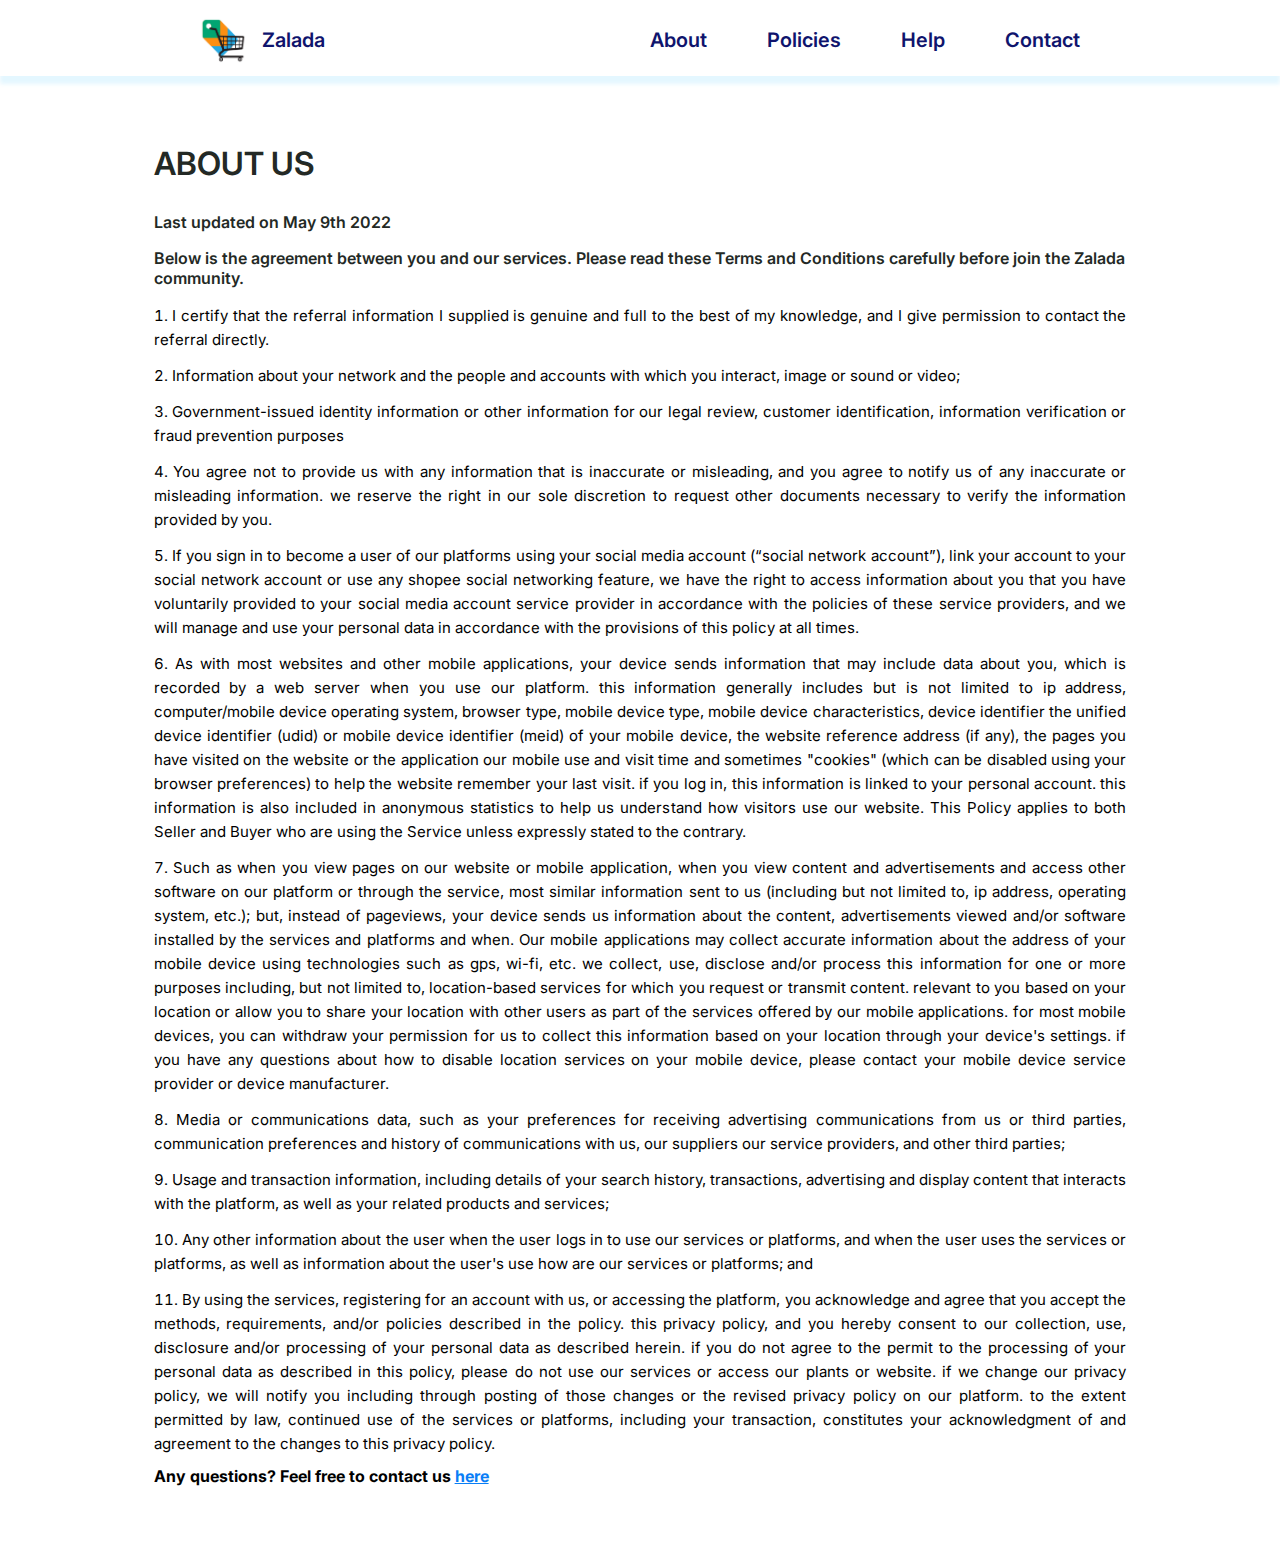
<file: about.html>
<!DOCTYPE html>
<html lang="en">
<head>
    <meta charset="UTF-8">
    <meta http-equiv="X-UA-Compatible" content="IE=edge">
    <meta name="viewport" content="width=device-width, initial-scale=1.0">
    <title>Lazada</title>

    <!-- Font families -->
    <style>
        @import url('https://fonts.googleapis.com/css2?family=Amatic+SC:wght@400;700&family=Hachi+Maru+Pop&family=Hubballi&family=Inter:wght@300;400;500;600;700;800&family=Kalam:wght@700&family=Montserrat:wght@254&family=Open+Sans:wght@326;379&family=Permanent+Marker&family=Poppins:wght@100&family=Roboto:ital,wght@0,300;0,400;0,500;0,700;1,700&family=Rubik+Glitch&display=swap');
    </style>

    <!-- Icons -->
    <link rel="stylesheet" href="https://cdnjs.cloudflare.com/ajax/libs/font-awesome/6.1.2/css/all.min.css" integrity="sha512-1sCRPdkRXhBV2PBLUdRb4tMg1w2YPf37qatUFeS7zlBy7jJI8Lf4VHwWfZZfpXtYSLy85pkm9GaYVYMfw5BC1A==" crossorigin="anonymous" referrerpolicy="no-referrer" />
    
    <!-- CSS -->
    <link rel="stylesheet" href="assets/css/base.css">
    <link rel="stylesheet" href="assets/css/main.css">
    <link rel="stylesheet" href="assets/css/static_pages.css">
</head>
<body>
    <!-- Header section -->
    <header>
        <div class="brand">
            <img src="assets/img/logo.png" alt="" class="brand__logo">
            <p class="brand__text">Zalada</p>
        </div>
        <nav>
            <ul class="nav_pc_container">
                <li class="nav_pc_item">
                    <a href="./about.html" class="nav_pc_item__link">About</a>
                </li>
                <li class="nav_pc_item">
                    <a href="./privacy_policies.html" class="nav_pc_item__link">Policies</a>
                </li>
                <li class="nav_pc_item">
                    <a href="#" class="nav_pc_item__link">Help</a>
                </li>
                <li class="nav_pc_item">
                    <a href="./contact.html" class="nav_pc_item__link">Contact</a>
                </li>
            </ul>
        </nav>
    </header>

    <!-- Main content -->
    <main>
        <div class="static_page_header">
            <h1>ABOUT US</h1>
            <h3>Last updated on May 9th 2022</h3>
            <h3>Below is the agreement between you and our services. Please read these Terms and Conditions carefully before join the Zalada community.</h3>
        </div>
       
        <div class="static_page_content">
            <ol class="static_page_content">
                <li>
                    I certify that the referral information I supplied is genuine and full to the best of my knowledge, and I give permission to contact the referral directly.
                </li>
           
                <li>
                    Information about your network and the people and accounts with which you interact, image or sound or video;
                </li>

                <li>
                    Government-issued identity information or other information for our legal review, customer identification, information verification or fraud prevention purposes
                </li>

                <li>
                    You agree not to provide us with any information that is inaccurate or misleading, and you agree to notify us of any inaccurate or misleading information. we reserve the right in our sole discretion to request other documents necessary to verify the information provided by you.
                </li>
    
                <li>
                    If you sign in to become a user of our platforms using your social media account (“social network account”), link your account to your social network account or use any shopee social networking feature, we have the right to access information about you that you have voluntarily provided to your social media account service provider in accordance with the policies of these service providers, and we will manage and use your personal data in accordance with the provisions of this policy at all times.
                </li>
    
                <li>
                    As with most websites and other mobile applications, your device sends information that may include data about you, which is recorded by a web server when you use our platform. this information generally includes but is not limited to ip address, computer/mobile device operating system, browser type, mobile device type, mobile device characteristics, device identifier the unified device identifier (udid) or mobile device identifier (meid) of your mobile device, the website reference address (if any), the pages you have visited on the website or the application our mobile use and visit time and sometimes "cookies" (which can be disabled using your browser preferences) to help the website remember your last visit. if you log in, this information is linked to your personal account. this information is also included in anonymous statistics to help us understand how visitors use our website.
                    This Policy applies to both Seller and Buyer who are using the Service unless expressly stated to the contrary.
                </li>
    
                <li>
                    Such as when you view pages on our website or mobile application, when you view content and advertisements and access other software on our platform or through the service, most similar information sent to us (including but not limited to, ip address, operating system, etc.); but, instead of pageviews, your device sends us information about the content, advertisements viewed and/or software installed by the services and platforms and when.
                    Our mobile applications may collect accurate information about the address of your mobile device using technologies such as gps, wi-fi, etc. we collect, use, disclose and/or process this information for one or more purposes including, but not limited to, location-based services for which you request or transmit content. relevant to you based on your location or allow you to share your location with other users as part of the services offered by our mobile applications. for most mobile devices, you can withdraw your permission for us to collect this information based on your location through your device's settings. if you have any questions about how to disable location services on your mobile device, please contact your mobile device service provider or device manufacturer.
                </li>
    
               
                <li>
                    Media or communications data, such as your preferences for receiving advertising communications from us or third parties, communication preferences and history of communications with us, our suppliers our service providers, and other third parties;
                </li>

                <li>
                    Usage and transaction information, including details of your search history, transactions, advertising and display content that interacts with the platform, as well as your related products and services;
                </li>

                <li>
                    Any other information about the user when the user logs in to use our services or platforms, and when the user uses the services or platforms, as well as information about the user's use how are our services or platforms; and
                </li>

                <li>
                    By using the services, registering for an account with us, or accessing the platform, you acknowledge and agree that you accept the methods, requirements, and/or policies described in the policy. this privacy policy, and you hereby consent to our collection, use, disclosure and/or processing of your personal data as described herein. if you do not agree to the permit to the processing of your personal data as described in this policy, please do not use our services or access our plants or website. if we change our privacy policy, we will notify you including through posting of those changes or the revised privacy policy on our platform. to the extent permitted by law, continued use of the services or platforms, including your transaction, constitutes your acknowledgment of and agreement to the changes to this privacy policy.
                </li>
            </ol>
        </div>
        

        <div class="ask_for_support">Any questions? Feel free to contact us <a href="">here</a></div>
    </main>

    <!-- Footer section -->
    <footer>
        
    </footer>
</body>
</html>
</file>
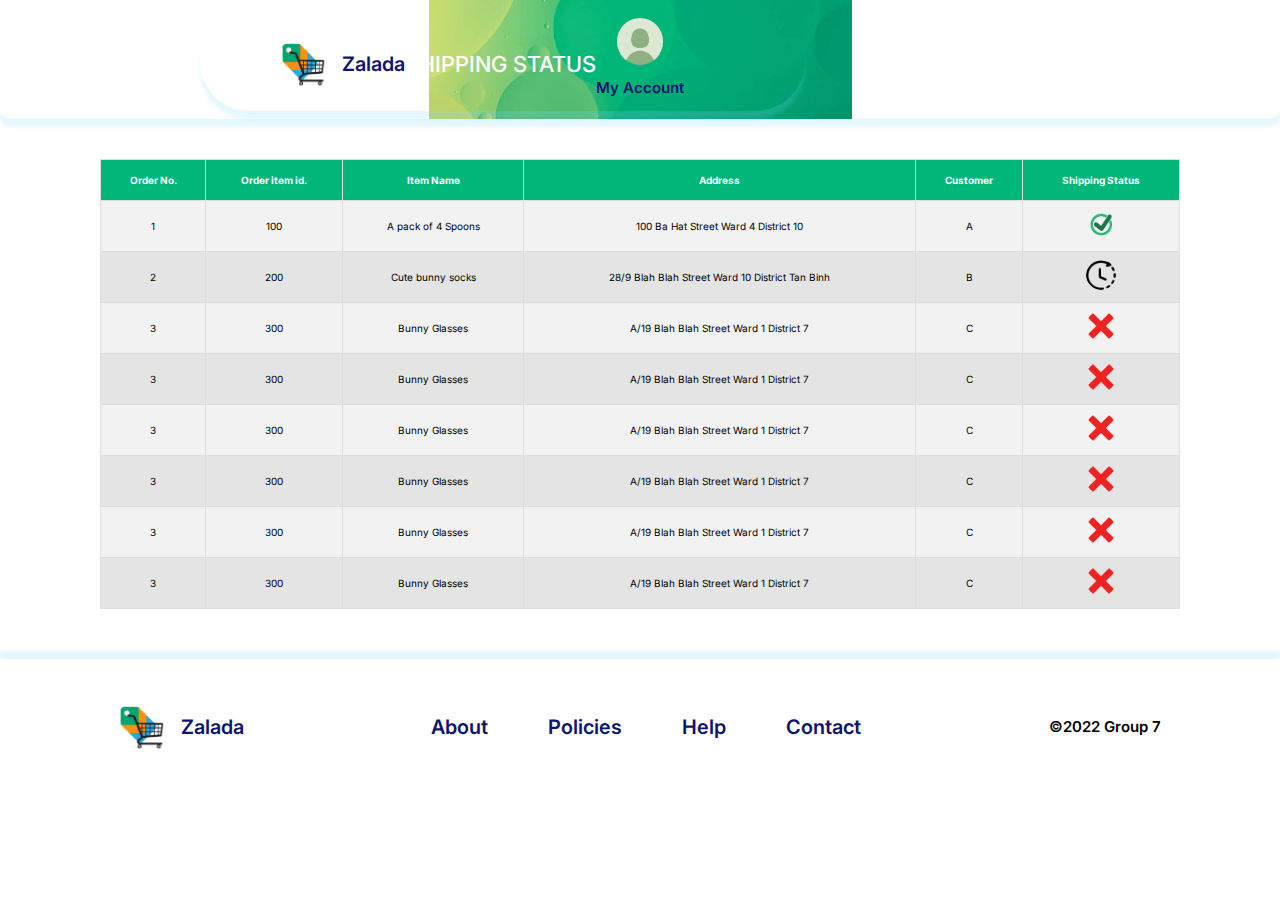
<file: all_order_status.html>
<!DOCTYPE html>
<html lang="en">
<head>
    <meta charset="UTF-8">
    <meta http-equiv="X-UA-Compatible" content="IE=edge">
    <meta name="viewport" content="width=device-width, initial-scale=1.0">
    <title>Orders Status</title>
    <style>
        @import url('https://fonts.googleapis.com/css2?family=Amatic+SC:wght@400;700&family=Hachi+Maru+Pop&family=Hubballi&family=Inter:wght@300;400;500;600;700;800&family=Kalam:wght@700&family=Montserrat:wght@254&family=Open+Sans:wght@326;379&family=Permanent+Marker&family=Poppins:wght@100&family=Roboto:wght@300;400;700&family=Rubik+Glitch&display=swap');
    </style>
    <link rel="stylesheet" href="https://cdnjs.cloudflare.com/ajax/libs/font-awesome/6.1.2/css/all.min.css" integrity="sha512-1sCRPdkRXhBV2PBLUdRb4tMg1w2YPf37qatUFeS7zlBy7jJI8Lf4VHwWfZZfpXtYSLy85pkm9GaYVYMfw5BC1A==" crossorigin="anonymous" referrerpolicy="no-referrer" />
    <link rel="stylesheet" href="assets/css/base.css">
    <!-- <link rel="stylesheet" href="assets/css/main.css"> -->
    <link rel="stylesheet" href="assets/css/shipper.css">
    <!-- <link rel="stylesheet" href="assets/css/registration_pages.css"> -->
</head>
<body>
    
    <header class="shipper_header">
        <!-- <img src="assets/img/shipper_registration.png" alt="shipper header" class="shipper_header"> -->
        <!-- <div>
            <a href="index.html" class="back_btn"  id="shipper_back_btn"><i class="fa-solid fa-chevron-left"></i>Back</a>
        </div> -->
        <div class="shipper_banner">
        <div class="shipper_brand">
            <img src="./assets/img/logo.png" alt="" class="brand__logo">
            <p class="brand__text">Zalada</p>
        </div>
        <div>
            <h2>SHIPPING STATUS</h2>
        </div>
        <div class="shipper_banner_item shipper_account_link">
            <a href="#"><img src="./assets/img/shipper_profile.jpg" alt="Avatar" class="shipper_profile__img"></a>
            <a href="#" class="shipper_account_link"><p>My Account</p></a>
        </div>
    </div>
    </header>
    <main class="content_wrap">

        <div>
            <!-- second nav bar -->
            <nav class="shipper_sidebar wrapper">
                <!-- <a href="index.html" class="back_btn"  id="shipper_back_btn"><i class="fa-solid fa-chevron-left"></i>Back</a> -->
                <!-- <ul>
                    <li class="shipper_sidebar__items"><a href="#"><img src="./assets/img/shipper_profile.jpg" alt="Avatar" class="shipper_sidebar__icon"></a> </li>
                    <li class="shipper_sidebar__items"><a href="#"><img src="./assets/img/shipper_profile.jpg" alt="Avatar" class="shipper_sidebar__icon"></a> </li>
                    <li class="shipper_sidebar__items"><a href="#"><img src="./assets/img/shipper_profile.jpg" alt="Avatar" class="shipper_sidebar__icon"></a></li>
                    <li class="shipper_sidebar__items"><a href="#"><img src="./assets/img/shipper_profile.jpg" alt="Avatar" class="shipper_sidebar__icon"></a></li>
                </ul> -->
                <ul>
                    <li>
                       <a href="index.html"><i class="fas fa-home"></i>
                         <div class="tooltip">home</div>
                       </a>
                    </li>
                 
                    <li>
                      <a href="#"><i class="fas fa-user"></i>
                         <div class="tooltip">profile</div>
                      </a>
                    </li>
                    <li>
                        <a href="#"><i class="fas fa-bullhorn"></i>
                           <div class="tooltip">Notification</div>
                        </a>
                      </li>
                    <li>
                        <a href="#"><i class="fas fa-search"></i>
                          <div class="tooltip">search</div>
                        </a>
                      </li>
                      <li>
                        <a href="order_detail.html"><i class="fas fa-edit"></i>
                          <div class="tooltip">Update</div>
                        </a>
                      </li>

                    </ul>
            </nav>


            <!-- profile, greeting and filer holder -->
            <!-- <div>
                <a href="index.html" class="back_btn"  id="shipper_back_btn"><i class="fa-solid fa-chevron-left"></i>Back</a>
            </div> -->
            <div class="shipper_content">
                <div class="shipper__heading">
                    <!-- uninteractive profile, just for displaying -->
                    <!-- <div>
                        <a href="#" class="upd_btn"  id="shipper_upd_btn"><i class="fas fa-pencil-square-o"></i>Update</a>
                    </div> -->
                </div>
                <!-- main section -->
                <div class="shipper_content__table">
                    <table class="shipper__table">
                        <tr>
                            <th>Order No.</th>
                            <th>Order item id.</th>
                            <th>Item Name</th>
                            <th>Address</th>
                            <th>Customer</th>
                            <th>Shipping Status</th>
                        </tr>
                        <tr>
                            <td>1</td>
                            <td>100</td>
                            <td>A pack of 4 Spoons</td>
                            <td>100 Ba Hat Street Ward 4 District 10</td>
                            <td>A</td>
                            <td><img src="./assets/img/check_mark.png" alt="checkmarkicon" class="shipper__icon"></td>
                        </tr>
                        <tr>
                            <td>2</td>
                            <td>200</td>
                            <td>Cute bunny socks</td>
                            <td>28/9 Blah Blah Street Ward 10 District Tan Binh</td>
                            <td>B</td>
                            <td><img src="./assets/img/pending-icon.png" alt="pendingicon" class="shipper__icon"></td>
                        </tr>
                        <tr>
                            <td>3</td>
                            <td>300</td>
                            <td>Bunny Glasses</td>
                            <td>A/19 Blah Blah Street Ward 1 District 7</td>
                            <td>C</td>
                            <td><img src="./assets/img/red_mark.png" alt="crossmarkicon" class="shipper__icon"></td>
                        </tr>
                        <tr>
                            <td>3</td>
                            <td>300</td>
                            <td>Bunny Glasses</td>
                            <td>A/19 Blah Blah Street Ward 1 District 7</td>
                            <td>C</td>
                            <td><img src="./assets/img/red_mark.png" alt="crossmarkicon" class="shipper__icon"></td>
                        </tr>
                        <tr>
                            <td>3</td>
                            <td>300</td>
                            <td>Bunny Glasses</td>
                            <td>A/19 Blah Blah Street Ward 1 District 7</td>
                            <td>C</td>
                            <td><img src="./assets/img/red_mark.png" alt="crossmarkicon" class="shipper__icon"></td>
                        </tr>
                        <tr>
                            <td>3</td>
                            <td>300</td>
                            <td>Bunny Glasses</td>
                            <td>A/19 Blah Blah Street Ward 1 District 7</td>
                            <td>C</td>
                            <td><img src="./assets/img/red_mark.png" alt="crossmarkicon" class="shipper__icon"></td>
                        </tr>
                        <tr>
                            <td>3</td>
                            <td>300</td>
                            <td>Bunny Glasses</td>
                            <td>A/19 Blah Blah Street Ward 1 District 7</td>
                            <td>C</td>
                            <td><img src="./assets/img/red_mark.png" alt="crossmarkicon" class="shipper__icon"></td>
                        </tr>
                        <tr>
                            <td>3</td>
                            <td>300</td>
                            <td>Bunny Glasses</td>
                            <td>A/19 Blah Blah Street Ward 1 District 7</td>
                            <td>C</td>
                            <td><img src="./assets/img/red_mark.png" alt="crossmarkicon" class="shipper__icon"></td>
                        </tr>
                    </table>
                </div>
            </div>
        </div>
    </main>
    <footer>
        <!-- <div class="shipper_footer"> -->
            <div class="brand">
                <img src="./assets/img/logo.png" alt="" class="brand__logo">
                <p class="brand__text">Zalada</p>
            </div>
            <nav>
                <ul class="nav_pc_container">
                    <li class="nav_pc_item">
                        <a href="#" class="nav_pc_item__link">About</a>
                    </li>
                    <li class="nav_pc_item">
                        <a href="#" class="nav_pc_item__link">Policies</a>
                    </li>
                    <li class="nav_pc_item">
                        <a href="#" class="nav_pc_item__link">Help</a>
                    </li>
                    <li class="nav_pc_item">
                        <a href="#" class="nav_pc_item__link">Contact</a>
                    </li>
                </ul>
            </nav>
        <!-- </div> -->
        <div>
            <p>©2022 Group 7</p>
        </div>

    </footer>
</body>
</html>
</file>
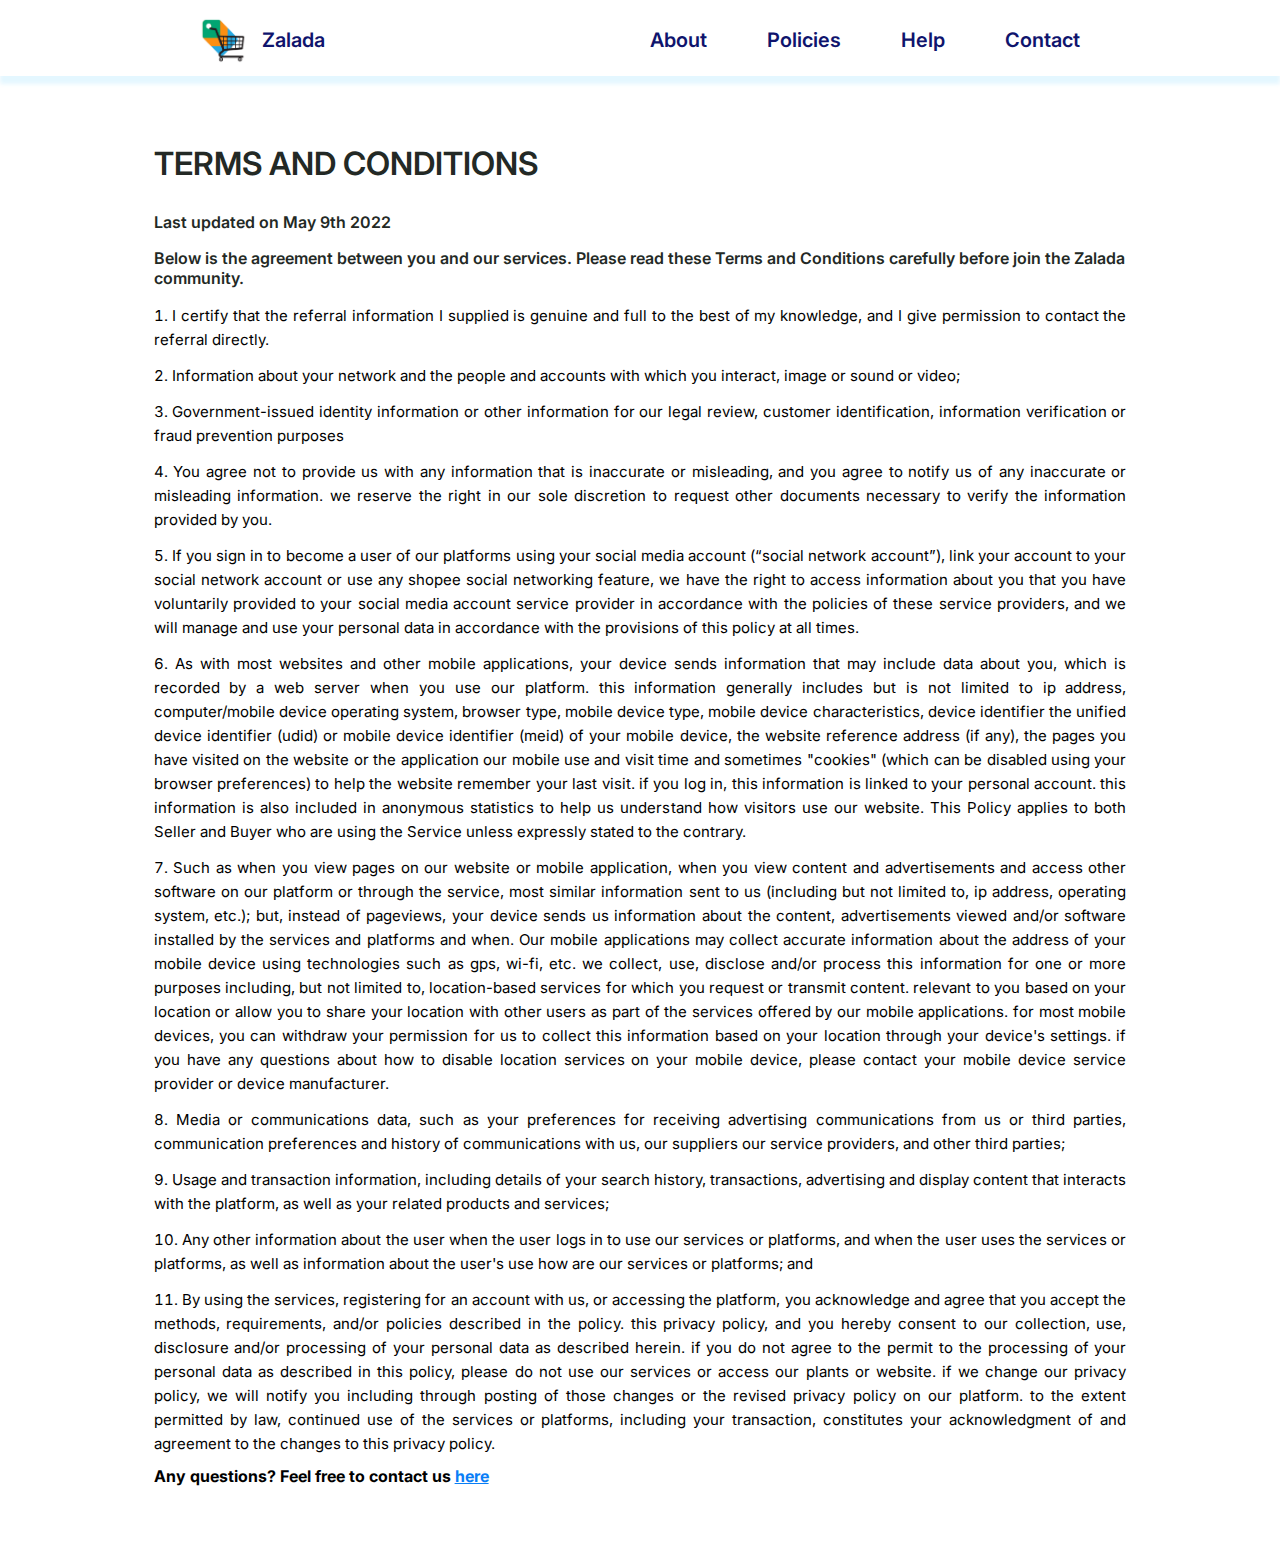
<file: privacy_policies.html>
<!DOCTYPE html>
<html lang="en">
<head>
    <meta charset="UTF-8">
    <meta http-equiv="X-UA-Compatible" content="IE=edge">
    <meta name="viewport" content="width=device-width, initial-scale=1.0">
    <title>Lazada</title>

    <!-- Font families -->
    <style>
        @import url('https://fonts.googleapis.com/css2?family=Amatic+SC:wght@400;700&family=Hachi+Maru+Pop&family=Hubballi&family=Inter:wght@300;400;500;600;700;800&family=Kalam:wght@700&family=Montserrat:wght@254&family=Open+Sans:wght@326;379&family=Permanent+Marker&family=Poppins:wght@100&family=Roboto:ital,wght@0,300;0,400;0,500;0,700;1,700&family=Rubik+Glitch&display=swap');
    </style>

    <!-- Icons -->
    <link rel="stylesheet" href="https://cdnjs.cloudflare.com/ajax/libs/font-awesome/6.1.2/css/all.min.css" integrity="sha512-1sCRPdkRXhBV2PBLUdRb4tMg1w2YPf37qatUFeS7zlBy7jJI8Lf4VHwWfZZfpXtYSLy85pkm9GaYVYMfw5BC1A==" crossorigin="anonymous" referrerpolicy="no-referrer" />
    
    <!-- CSS -->
    <link rel="stylesheet" href="assets/css/base.css">
    <link rel="stylesheet" href="assets/css/main.css">
    <link rel="stylesheet" href="assets/css/static_pages.css">
</head>
<body>
    <!-- Header section -->
    <header>
        <div class="brand">
            <img src="assets/img/logo.png" alt="" class="brand__logo">
            <p class="brand__text">Zalada</p>
        </div>
        <nav>
            <ul class="nav_pc_container">
                <li class="nav_pc_item">
                    <a href="./about.html" class="nav_pc_item__link">About</a>
                </li>
                <li class="nav_pc_item">
                    <a href="./privacy_policies.html" class="nav_pc_item__link">Policies</a>
                </li>
                <li class="nav_pc_item">
                    <a href="#" class="nav_pc_item__link">Help</a>
                </li>
                <li class="nav_pc_item">
                    <a href="./contact.html" class="nav_pc_item__link">Contact</a>
                </li>
            </ul>
        </nav>
    </header>

    <!-- Main content -->
    <main>
        <div class="static_page_header">
            <h1>TERMS AND CONDITIONS</h1>
            <h3>Last updated on May 9th 2022</h3>
            <h3>Below is the agreement between you and our services. Please read these Terms and Conditions carefully before join the Zalada community.</h3>
        </div>
       
        <div class="static_page_content">
            <ol class="static_page_content">
                <li>
                    I certify that the referral information I supplied is genuine and full to the best of my knowledge, and I give permission to contact the referral directly.
                </li>
           
                <li>
                    Information about your network and the people and accounts with which you interact, image or sound or video;
                </li>

                <li>
                    Government-issued identity information or other information for our legal review, customer identification, information verification or fraud prevention purposes
                </li>

                <li>
                    You agree not to provide us with any information that is inaccurate or misleading, and you agree to notify us of any inaccurate or misleading information. we reserve the right in our sole discretion to request other documents necessary to verify the information provided by you.
                </li>
    
                <li>
                    If you sign in to become a user of our platforms using your social media account (“social network account”), link your account to your social network account or use any shopee social networking feature, we have the right to access information about you that you have voluntarily provided to your social media account service provider in accordance with the policies of these service providers, and we will manage and use your personal data in accordance with the provisions of this policy at all times.
                </li>
    
                <li>
                    As with most websites and other mobile applications, your device sends information that may include data about you, which is recorded by a web server when you use our platform. this information generally includes but is not limited to ip address, computer/mobile device operating system, browser type, mobile device type, mobile device characteristics, device identifier the unified device identifier (udid) or mobile device identifier (meid) of your mobile device, the website reference address (if any), the pages you have visited on the website or the application our mobile use and visit time and sometimes "cookies" (which can be disabled using your browser preferences) to help the website remember your last visit. if you log in, this information is linked to your personal account. this information is also included in anonymous statistics to help us understand how visitors use our website.
                    This Policy applies to both Seller and Buyer who are using the Service unless expressly stated to the contrary.
                </li>
    
                <li>
                    Such as when you view pages on our website or mobile application, when you view content and advertisements and access other software on our platform or through the service, most similar information sent to us (including but not limited to, ip address, operating system, etc.); but, instead of pageviews, your device sends us information about the content, advertisements viewed and/or software installed by the services and platforms and when.
                    Our mobile applications may collect accurate information about the address of your mobile device using technologies such as gps, wi-fi, etc. we collect, use, disclose and/or process this information for one or more purposes including, but not limited to, location-based services for which you request or transmit content. relevant to you based on your location or allow you to share your location with other users as part of the services offered by our mobile applications. for most mobile devices, you can withdraw your permission for us to collect this information based on your location through your device's settings. if you have any questions about how to disable location services on your mobile device, please contact your mobile device service provider or device manufacturer.
                </li>
    
               
                <li>
                    Media or communications data, such as your preferences for receiving advertising communications from us or third parties, communication preferences and history of communications with us, our suppliers our service providers, and other third parties;
                </li>

                <li>
                    Usage and transaction information, including details of your search history, transactions, advertising and display content that interacts with the platform, as well as your related products and services;
                </li>

                <li>
                    Any other information about the user when the user logs in to use our services or platforms, and when the user uses the services or platforms, as well as information about the user's use how are our services or platforms; and
                </li>

                <li>
                    By using the services, registering for an account with us, or accessing the platform, you acknowledge and agree that you accept the methods, requirements, and/or policies described in the policy. this privacy policy, and you hereby consent to our collection, use, disclosure and/or processing of your personal data as described herein. if you do not agree to the permit to the processing of your personal data as described in this policy, please do not use our services or access our plants or website. if we change our privacy policy, we will notify you including through posting of those changes or the revised privacy policy on our platform. to the extent permitted by law, continued use of the services or platforms, including your transaction, constitutes your acknowledgment of and agreement to the changes to this privacy policy.
                </li>
            </ol>
        </div>
        

        <div class="ask_for_support">Any questions? Feel free to contact us <a href="">here</a></div>
    </main>

    <!-- Footer section -->
    <footer>
        
    </footer>
</body>
</html>
</file>
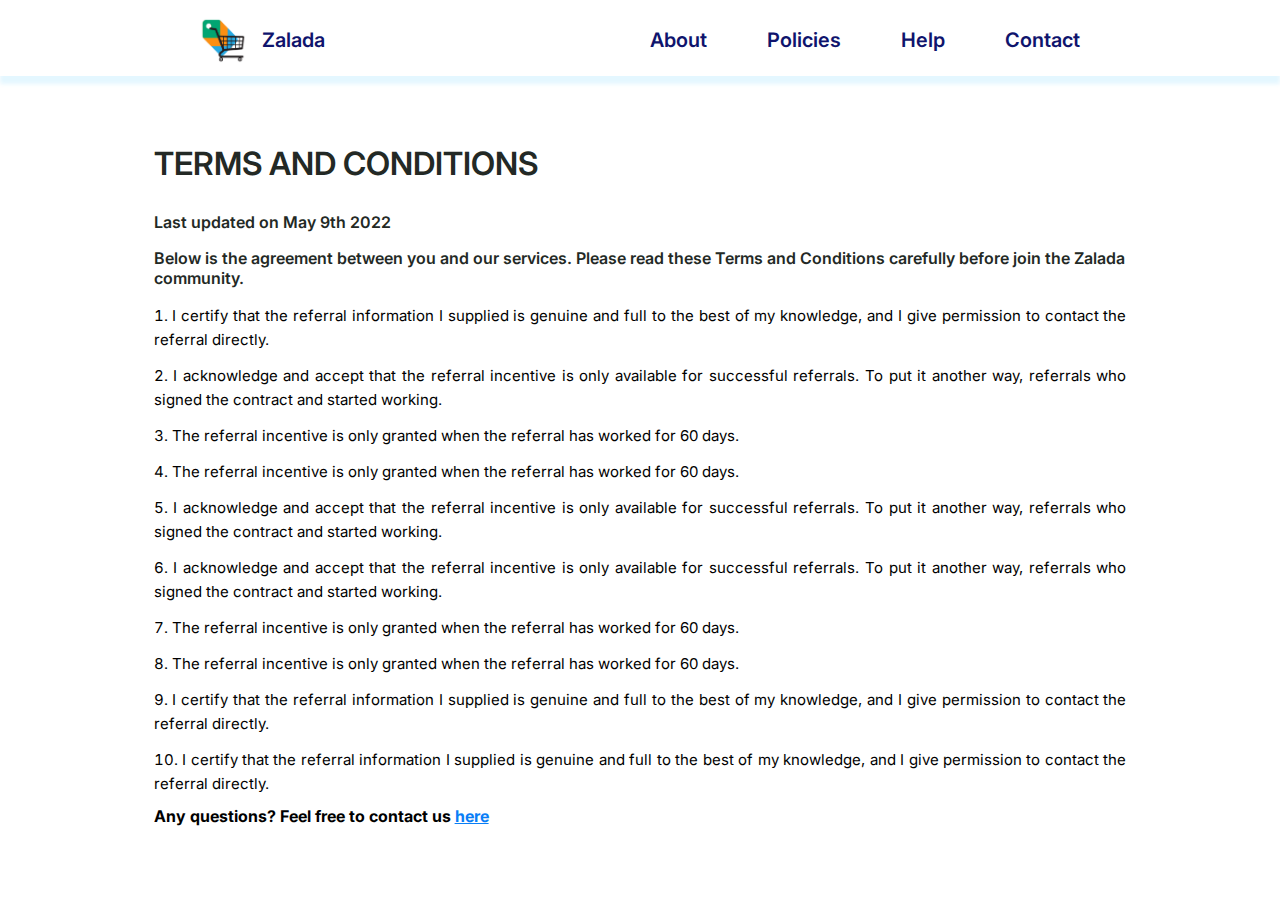
<file: terms_of_use.html>
<!DOCTYPE html>
<html lang="en">
<head>
    <meta charset="UTF-8">
    <meta http-equiv="X-UA-Compatible" content="IE=edge">
    <meta name="viewport" content="width=device-width, initial-scale=1.0">
    <title>Lazada</title>

    <!-- Font families -->
    <style>
        @import url('https://fonts.googleapis.com/css2?family=Amatic+SC:wght@400;700&family=Hachi+Maru+Pop&family=Hubballi&family=Inter:wght@300;400;500;600;700;800&family=Kalam:wght@700&family=Montserrat:wght@254&family=Open+Sans:wght@326;379&family=Permanent+Marker&family=Poppins:wght@100&family=Roboto:ital,wght@0,300;0,400;0,500;0,700;1,700&family=Rubik+Glitch&display=swap');
    </style>

    <!-- Icons -->
    <link rel="stylesheet" href="https://cdnjs.cloudflare.com/ajax/libs/font-awesome/6.1.2/css/all.min.css" integrity="sha512-1sCRPdkRXhBV2PBLUdRb4tMg1w2YPf37qatUFeS7zlBy7jJI8Lf4VHwWfZZfpXtYSLy85pkm9GaYVYMfw5BC1A==" crossorigin="anonymous" referrerpolicy="no-referrer" />
    
    <!-- CSS -->
    <link rel="stylesheet" href="assets/css/base.css">
    <link rel="stylesheet" href="assets/css/main.css">
    <link rel="stylesheet" href="assets/css/static_pages.css">
</head>
<body>
    <!-- Header section -->
    <header>
        <div class="brand">
            <img src="assets/img/logo.png" alt="" class="brand__logo">
            <p class="brand__text">Zalada</p>
        </div>
        <nav>
            <ul class="nav_pc_container">
                <li class="nav_pc_item">
                    <a href="#" class="nav_pc_item__link">About</a>
                </li>
                <li class="nav_pc_item">
                    <a href="#" class="nav_pc_item__link">Policies</a>
                </li>
                <li class="nav_pc_item">
                    <a href="#" class="nav_pc_item__link">Help</a>
                </li>
                <li class="nav_pc_item">
                    <a href="#" class="nav_pc_item__link">Contact</a>
                </li>
            </ul>
        </nav>
    </header>

    <!-- Main content -->
    <main>
        <h1>TERMS AND CONDITIONS</h1>
        <h3>Last updated on May 9th 2022</h3>
        <h3>Below is the agreement between you and our services. Please read these Terms and Conditions carefully before join the Zalada community.</h3>
        
        <ol class="static_page_content">
            <li>
                I certify that the referral information I supplied is genuine and full to the best of my knowledge, and I give permission to contact the referral directly.
            </li>

            <li>
                I acknowledge and accept that the referral incentive is only available for successful referrals. To put it another way, referrals who signed the contract and started working.
            </li>

            <li>
                The referral incentive is only granted when the referral has worked for 60 days.
            </li>

            <li>
                The referral incentive is only granted when the referral has worked for 60 days.
            </li>

            <li>
                I acknowledge and accept that the referral incentive is only available for successful referrals. To put it another way, referrals who signed the contract and started working.
            </li>

            <li>
                I acknowledge and accept that the referral incentive is only available for successful referrals. To put it another way, referrals who signed the contract and started working.
            </li>

            <li>
                The referral incentive is only granted when the referral has worked for 60 days.
            </li>

            <li>
                The referral incentive is only granted when the referral has worked for 60 days.
            </li>

            <li>
                I certify that the referral information I supplied is genuine and full to the best of my knowledge, and I give permission to contact the referral directly.
            </li>
            <li>
                I certify that the referral information I supplied is genuine and full to the best of my knowledge, and I give permission to contact the referral directly.
            </li>
        </ol>

        <div class="ask_for_support">Any questions? Feel free to contact us <a href="">here</a></div>
    </main>

    <!-- Footer section -->
    <footer>
        
    </footer>
</body>
</html>
</file>
<file: assets/css/base.css>
:root{
    /* Color */
    --blue_color: #097ef6;
    --dark_blue_color: #0f146d;
    --orange_color: #e43603;
    --green_color: #30dd8a;
    --white-color: #fff;
    --black-color: #000;
    --text-color: #333;
    
    --first-color: hsl(142, 69%, 61%);
    --first-color-alt: hsl(142, 57%, 53%);
    --first-color-lighten: hsl(142, 92%, 85%);
    --title-color: hsl(142, 8%, 15%);
    --text-color: hsl(142, 8%, 45%);
    --text-color-light: hsl(142, 8%, 65%);
    --input-color: hsl(142, 70%, 96%);
}

*{ box-sizing: border-box }

/* Reset CSS */
html { 
    font-size: 62.5%;
    line-height: 1.6rem;
    font-family: 'Inter', sans-serif;
    box-sizing: border-box;
}

body {
    padding: 0;
    margin: 0;
}
  
h1, h2, h3, h4 {
    color: var(--title-color);
    font-weight: 600;
}
  
ul, ol {
    padding: 0;
    margin: 0;
    list-style: none;
}
  
a {
    text-decoration: none;
}

a:visited {
    text-decoration: none;
}
  
img {
    max-width: 100%;
    height: auto;
}

/* Header section */
header {
    display: flex;
    justify-content: space-between;
    align-items: center;
    padding: 12px 170px 8px 200px;
    box-shadow: 0 8px 4px rgb(119 217 255 / 20%);
    background-color: white;
}

nav {
}

.brand {
    height: 46px;
    display: flex;
    justify-content: space-between;
    align-items: center;
}

.brand__logo {
    width: 46px;
    height: 100%;
    object-fit: cover;
}

.brand__text {
    font-size: 2rem;
    margin-left: 16px;
    color: var(--dark_blue_color);
    font-weight: 600;
}

.nav_pc_container {
    display: flex;
    justify-content: flex-end;
}

.nav_pc_item {
    position: relative;
    display: flex;
    align-items: center;
}

.nav_pc_item__link {
    padding: 20px 30px;
    font-size: 1.8rem;
    color: var(--dark_blue_color);
    font-weight: 600;
}

.nav_pc_item__link:hover {
    opacity: 0.7;
}

.nav_pc_item img {
    width: calc(2rem + 20px);
    height: calc(2rem + 20px);
    object-fit: cover;
    border-radius: 50%;
    margin: 0 30px;
    border: 2px solid #ccc;
}

.account-setting-container {
    background-color: white;
    position: absolute;
    top: 76px;
    right: 30px;
    box-shadow: rgb(99 99 99 / 20%) 0px 2px 8px 0px;
    padding: 12px;
    border-radius: 4px;
    width: 100%;
    transition: 0.5s;
}

.account-setting-container::after {
    position: absolute;
    background-color: white;
    content: "";
    width: 16px;
    height: 16px;
    top: -8px;
    right: 20px;
    z-index: 5;
    transform: rotate(45deg);
    box-shadow: rgb(99 99 99 / 20%) 0px 2px 8px -8px;
}

.account-setting-item {
    padding: 8px 0 4px;
    border-bottom: 1px solid #d4d4d4;
}

.account-setting-item:first-child {
    padding-top: 0;
}

.account-setting-item a {
    color: black;
    font-size: 1.5rem;
    /* padding-bottom: 5px;
    border-bottom: 1px solid #d4d4d4; */
}


/* Buttons  */
.btn-s-size {
    min-width: 100px;
    font-size: 1.4rem;
    padding: 16px 0;
    border-radius: 30px;
}

.btn-m-size {

}

.btn-l-size {
    min-width: 190px;
    font-size: 1.6rem;
    font-weight: 600;
    padding: 24px 0;
    border-radius: 50px;
}

.btn-hover {
    color: #fff;
    cursor: pointer;
    margin: 10px;
    text-align: center;
    border: none;
    background-size: 300% 100%;
    -o-transition: all 0.4s ease-in-out;
    -webkit-transition: all 0.4s ease-in-out;
    transition: all 0.4s ease-in-out;
}

.btn-hover:hover {
    background-position: 100% 0;
    -o-transition: all 0.4s ease-in-out;
    -webkit-transition: all 0.4s ease-in-out;
    transition: all 0.4s ease-in-out;
}

.btn-hover:focus {
    outline: none;
}

.btn-hover.color-9 {
    background-image: linear-gradient(
        to right,
        #25aae1,
        #4481eb,
        #04befe,
        #3f86ed
        );
    box-shadow: 0 4px 15px 0 rgba(65, 132, 234, 0.75);
}

.btn-hover.color-2 {
    background-image: linear-gradient(
        to right,
        #ff8c00eb,
        #e43603,
        #fa7199,
        #e85a19
        );
    box-shadow: 0 4px 15px 0 rgba(229, 66, 10, 0.75);
}

.btn-hover.color-1 {
    background-image: linear-gradient(
        to right,
        #c1e241,
        #40e495,
        #30dd8a,
        #2bb673
        );
    box-shadow: 0 4px 15px 0 rgba(49, 196, 190, 0.75);
}


.cursor {
    display: inline-block;
    width: 2px;
    background-color: #ccc;
    margin-left: 0.1rem;
    animation: blink 1s infinite;
    line-height: 100%;
    vertical-align: middle;
}

.cursor.typing {
    animation: none;
}

/* Keyframes */
@keyframes fadeInLeft {
    from {
        opacity: .5;
        transform: translateX(-20px);
    }
    to {
        opacity: 1;
        transform: translateX(0);
    } 
}
  
@keyframes blink {
    0% {background-color: #ccc}
    49% {background-color: #ccc}
    50% {background-color: transparent}
    99% {background-color: transparent}
    100% {background-color: #ccc}
}

/* Common CSS properties */
.hide {
    display: none;
}

.form_field__label {
    display: inline-block;
    font-size: 1.5rem;
    font-weight: 600;
    width: 36%;
}

input[type="submit"] {
    width: 100%;
    margin: 12px 0 0 0;
    padding: 16px 0;
    font-size: 1.8rem;
    border-radius: 4px;
    font-weight: bold;
    border: none;
    outline: none;
}

input[type="text"],
input[type="password"] {
    padding: 8px 20px;
    background-color: #f0f0f0;
    border: none;
    outline: none;
    font-size: 1.5rem;
    border-radius: 2px;
}

.form_field__message {
    margin-top: 4px;
    margin-left: 36%;
    font-size: 1.3rem;
    display: block;
    width: 100%;
    color: red;
}

.form_field:first-child .form_field__message {
    text-align: initial;
}
</file>
<file: assets/css/main.css>
/* Header section */

header {
    display: flex;
    justify-content: space-between;
    align-items: center;
    padding: 12px 170px 8px 200px;
    box-shadow: 0 8px 4px rgb(119 217 255 / 20%);
    background-color: white;
}

nav {
}

.brand {
    height: 46px;
    display: flex;
    justify-content: space-between;
    align-items: center;
}

.brand__logo {
    width: 46px;
    height: 100%;
    object-fit: cover;
}

.brand__text {
    font-size: 2rem;
    margin-left: 16px;
    color: var(--dark_blue_color);
    font-weight: 600;
}

.nav_pc_container {
    display: flex;
    justify-content: flex-end;
    align-items: center;
}

.nav_pc_item__link {
    padding: 20px 30px;
    font-size: 2rem;
}

.nav_pc_item__link {
    color: var(--dark_blue_color);
    font-weight: 600;
}

.nav_pc_item__link:hover,
.nav_pc_item__profile:hover {
    opacity: 0.7;
}

.nav_pc_item__profile {
    padding: 20px 30px;
}

.nav_pc_item__profile img {
    width: 35px;
}

.nav_pc_item:last-child p{
    font-size: 24px;
}

/* Main content */
.homepage_content {
    display: flex;
    justify-content: space-between;
    margin: 140px 190px;
    align-items: center
}

.homepage_content__intro {
    width: 46%;
    text-align: center;
}

.homepage_content__intro p {
    font-size: 2rem;
    font-weight: 500;
    color: var(--dark_blue_color);
}

.dynamic_txt {
    color: var(--orange_color);
}

.homepage_content__intro h2 {
    font-size: 3.6rem;
    width: 100%;
    color: #265edb;
}

.homepage_content__user_roles {
    display: flex;
    justify-content: space-between;
}

.brand__text {
    font-size: 2rem;
    margin-left: 16px;
    color: var(--dark_blue_color);
    font-weight: 600;
}

.nav_pc_container {
    display: flex;
    justify-content: flex-end;
}

.nav_pc_item__link {
    padding: 20px 30px;
    font-size: 2rem;
}

.nav_pc_item__link {
    color: var(--dark_blue_color);
    font-weight: 600;
}

.nav_pc_item__link:hover {
    opacity: 0.7;
}

/* Main content */
.homepage_content {
    display: flex;
    justify-content: space-between;
    margin: 140px 190px;
    align-items: center
}

.homepage_content__intro {
    width: 46%;
    text-align: center;
}

.homepage_content__intro p {
    font-size: 2rem;
    font-weight: 500;
    color: var(--dark_blue_color);
}

.dynamic_txt {
    color: var(--orange_color);
}

.homepage_content__intro h2 {
    font-size: 3.6rem;
    width: 100%;
    color: #265edb;
}

.homepage_content__user_roles {
    display: flex;
    justify-content: space-between;

}

.homepage_content__user_roles a {
    font-size: 2.2rem;
    padding: 20px 30px;
    border-radius: 50px;
    width: 30%;
    display: inline-block;
    font-weight: 600;
}

.homepage_content__socials {

}

.homepage_content__socials a i {
    font-size: 2.4rem;
    color: gray;
    padding: 30px 20px 16px;
}

.homepage_content__socials a i:hover {
    opacity: 0.7;
}

.homepage_content__img {
    position: relative;
    width: 48%;
    height: 45vh;
}

.homepage_content__img img {
    width: 100%;
    height: 100%;
    object-fit: cover;
    border-radius: 8px;
}

.homepage_content__img img:nth-child(2) {
    position: absolute;
    top: 30px;
    z-index: 2;
    left: 10%;
}

/*  */
#login_form {
    margin: 0 16%;
    /* flex-direction: column; */
}

.login_form_field {
    display: flex;
    justify-content: space-between;
    align-items: center;
    margin-bottom: 12px;
}

.login_form_field__label {
    text-align: initial;
    font-size: 1.5rem;
    font-weight: 600;
    width: 34%;
}

.login_form_field__input {
    width: 66%;
}

.login_form_field__message {
    margin-left: 34%;
    font-size: 1.3rem;
    color: red;
}

input[type="submit"] {
    padding: 8px 0;
    font-size: 1.6rem;
    border-radius: 4px;
    font-weight: bold;
    margin-top: 0;
}

.homepage_content__user_roles a {
    font-size: 2.2rem;
    padding: 20px 30px;
    border-radius: 50px;
    width: 30%;
    display: inline-block;
    font-weight: 600;
}

.homepage_content__socials {

}

.homepage_content__socials a i {
    font-size: 2.4rem;
    color: gray;
    padding: 30px 20px 16px;
}

.homepage_content__socials a i:hover {
    opacity: 0.7;
}

.homepage_content__img {
    position: relative;
    width: 48%;
    height: 45vh;
}

.homepage_content__img img {
    width: 100%;
    height: 100%;
    object-fit: cover;
    border-radius: 8px;
}

.homepage_content__img img:nth-child(2) {
    position: absolute;
    top: 30px;
    z-index: 2;
    left: 10%;
}

input[type="text"],
input[type="password"] {
    padding: 8px 20px;
    background-color: #f0f0f0;
    border: none;
    outline: none;
    font-size: 1.5rem;
    border-radius: 2px;
}

 .no_product {
    font-size: 40px;
    font-weight: 700;
    text-align: center;
 }
</file>
<file: assets/css/static_pages.css>
main {
    margin: 80px 12% 60px;
}

h1 {
    font-size: 3.2rem;
    margin-bottom: 40px;
}

h3 {
    font-size: 1.6rem;
    line-height: 2rem;
}

ol {
    list-style-type: decimal; 
    list-style-position: inside; 
}

ol li {
    font-size: 1.5rem;
    line-height: 2.4rem;
    text-align: justify;
    margin: 12px 0;
}

.ask_for_support {
    font-size: 1.6rem;
    font-weight: bold;
}

.ask_for_support a {
    color: var(--blue_color);
    text-decoration: underline;
}
</file>
<file: assets/css/shipper.css>
main {
  /* background-color: #e5ecf9; */
  height: 100%;
  padding: 0 0 50px 0;
}

header{
  background-color: white;
  /* border-radius: 127px 126px; */
}

p{
  font-size: 1.5rem;
    font-weight: 600;
}

.shipper_account_link{
  font-size: 1.5rem;
  font-weight: 600;
  color: var(--dark_blue_color);
  font-weight: 600;
}

.shipper_account_link:hover {
  opacity: 0.7;
}


h2{
  color: #ffffff;
  font-size: 3.6rem;
}

.shipper_brand{
  height: 46px;
  display: flex;
  justify-content: space-between;
  align-items: center;
}

.shipper_banner{
  display: flex;
  justify-content: space-between;
  align-items: center;
  padding: 6px 121px 0px 80px;
  box-shadow: 0 8px 4px rgb(119 217 255 / 20%);
  /* background-color: white; */
  /* border-radius: 300%; */
  border-radius: 127px 126px;
}

.shipper_banner_item{
  /* width: 150px;
  padding: 0 50px 70px 50px; */
  display: flex;
  flex-direction: column;
  align-items: center;
  justify-content: center;
}

.shipper_header{
  background-image: url(../img/shipper_registration.png);
  width: 100%;
  border-radius: 10px;
  object-fit: cover;
  background-repeat: no-repeat;
  /* background-size: cover; */
  background-position: center;
}


.brand {
  height: 46px;
  display: flex;
  justify-content: space-between;
  align-items: center;
}

.brand__logo {
  width: 46px;
  height: 100%;
  object-fit: cover;
}

.brand__text {
  font-size: 2rem;
  margin-left: 16px;
  color: var(--dark_blue_color);
  font-weight: 600;
}



.shipper__account{
  position: absolute;
}

h2{
  font-size:2.2rem;
  text-align:center;
  font-weight:500;
}

.avatar {
    vertical-align: middle;
    width: 3.125em;
    height: 3.125em;
    border-radius: 50%;
  }

.shipper__icon{
  width: 3em;
  height: 3em;
  border-radius: 50%;
  align-items: center;
}



.shipper_sidebar__items{
  padding-bottom: 20px;
}

.shipper_content {
    padding-left: 100px;
    padding-top: 30px;
    padding-right: 100px;
}

.shipper__heading{
  display:flex;
  justify-content: space-between;
}

.shipper_profile__img {
  vertical-align: middle;
  width: 3.125em;
  height: 3.125em;
  border-radius: 50%;
}

.shipper_sidebar__icon{
  vertical-align: middle;
  width: 5em;
  height: 5em;
  border-radius: 50%;

}



.shipper_container{
  /* padding-top: 100px; */
}

.content_wrap {
  position:relative;
}

.back_btn {
  position: absolute;
  top: 35px;
  left: 220px;
  padding: 12px 24px;
  font-size: 1.4rem;
  color: white;
  font-weight: 600;
  border-radius: 8px;
  opacity: 0.7;
  transition: 0.5s;
}

.back_btn:hover {
  opacity: 1;
}

.back_btn i {
  padding-right: 6px;
}
#shipper_back_btn {
  background-color: var(--green_color);
}

/* table reference: w3 school */
.shipper__table{
  border-collapse: collapse;
  width: 100%;

}
.shipper__table td, .shipper__table th {
  border: 1px solid #ddd;
  padding: 8px;
}
.shipper__table tr:nth-child(even){background-color: #f2f2f2;}
.shipper__table tr:nth-child(odd){background-color: #e4e4e4;}
.shipper__table tr:hover {background-color: #ddd;}
.shipper__table th {
  padding-top: 12px;
  padding-bottom: 12px;
  text-align: center;
  background-color: rgb(0 182 121);
  color: white;
}

td{
  text-align: center;
}

.shipper_content__table {
  padding-top: 10px;
}

footer{
  display: flex;
  justify-content: space-around;
  align-items: center;
  /* padding: 12px 170px 8px 200px; */
  padding: 40px;
  box-shadow: 0 -8px 4px rgb(119 217 255 / 20%);
}

.shipper_footer{
  /* display: flex;
  flex-direction: column; */
}

.nav_pc_container {
  display: flex;
  justify-content: flex-end;
}

.nav_pc_item__link {
  padding: 20px 30px;
  font-size: 2rem;
}

.nav_pc_item__link {
  color: var(--dark_blue_color);
  font-weight: 600;
}

.nav_pc_item__link:hover {
  opacity: 0.7;
}



.shipper_sidebar {
  height: 100%;
  position: fixed;
  z-index: 1;
  top: 0;
  left: 0;
  /* overflow-x: hidden; */
  align-items: center;
  /* padding: 130px 10px 0px 10px; */
  /* box-shadow: 0 8px 4px rgb(119 217 255 / 20%); */
  /* background-color: white; */
}

/* tooltip */
.wrapper {
    position: fixed;
    top: 50%;
    left: 3%;
    transform: translate(-50%, -50%);
    background: #fff;
    width: 44px;
    height: 304px;
    border-radius: 50px;
}

.wrapper ul {
  width: 100%;
  height: 100%;
  display: flex;
  flex-direction: column;
  align-items: center;
  justify-content: space-around;
}

.wrapper ul li {
  /* width: 20%; */
  text-align: center;
}

.wrapper ul li a {
  color: #afb6c1;
  font-size: 20px;
  position: relative;
  transition: all 0.3s ease;
}

.wrapper ul li a:hover {
  color: #30dd8a ;
}

.wrapper ul li .tooltip {
  position: absolute;
  top: -5px;
  left: 40px;
  background: #bfda71;
  width: 115px;
  padding: 10px;
  border-radius: 50px;
  text-transform: uppercase;
  font-size: 11px;
  letter-spacing: 3px;
  color: #ffffff;
  font-weight: bold;
  display: none;
  box-shadow: 0 8px 4px rgb(119 217 255 / 20%);
}

.wrapper ul li a:hover .tooltip{
  display: block;
}
</file>
<file: assets/css/registration_pages.css>
/* Common properties */
h2, h3 {
    font-weight: 500;
    text-align: center;
    color: white;
}

h2 {
    font-size: 2.2rem;
}

h3 {
    font-size: 1.8rem;
}

/* Header section */
header {
    position: relative;
    padding: 0;
}

.back_btn {
    position: absolute;
    top: 32px;
    left: 64px;
    padding: 12px 24px;
    font-size: 1.4rem;
    color: white;
    font-weight: 600;
    border-radius: 8px;
    opacity: 0.7;
    transition: 0.5s;
}

.back_btn:hover {
    opacity: 1;
}

.back_btn i {
    padding-right: 6px;
}

/* Main content */
main {
    background-color: #e5ecf9;
    height: 100vh;
}

h2 {
    text-align: center;
}

#customer_back_btn {
    background-color: var(--blue_color);
}

#vendor_back_btn {
    background-color: var(--orange_color);
}

#shipper_back_btn {
    background-color: var(--green_color);
}

.customer .login_link,
.customer h2 {
    color: var(--blue_color);
}

.vendor .login_link,
.vendor h2 {
    color: var(--orange_color);
}

.shipper .login_link,
.shipper h2 {
    color: var(--green_color);
}

.registration {
    height: 100vh;
    padding: 80px 250px;
    display: flex;
    justify-content: space-between;
}

/* Left content */
.registration__left {
    width: 45%;
    position: relative;
}

.registration__left img {
    width: 100%;
    height: 100%;
    object-fit: cover;
}

.registration__left_content {
    position: absolute;
    top: 80px;
    padding: 0 56px;
}

.registration__left_content hr {
    width: 90px; 
    height: 3px; 
    border-radius: 4px; 
    background-color: white; 
    border: none;
}

.registration__left_content h2 {
    color: white;
    letter-spacing: 2px;;
}

.registration__left_content__desc {
    color: white;
    font-size: 1.4rem;
    line-height: 2.4rem;
    text-align: justify;
    margin: 28px 0 200px 0;
}

.registration__left__more {
    text-align: center;
}

.registration__left__more li {
    display: inline-block;
    padding: 0 16px;
}

.registration__left__more li a {
    color: white;
    font-size: 1.6rem;
}

.registration__left__more li a:hover {
    opacity: 0.8;
}

/* Right content */
.registration__right {
    padding-top: 36px;
    width: 55%;
    background-color: white;
}

.registration__form {
    padding: 0 60px;
    display: flex;
    flex-direction: column;
}

.form_field {
    padding-top: 10px;
    display: flex;
    justify-content: space-between;
    align-items: center;
    border: none;
    outline: none;
    width: 100%;
    flex-wrap: wrap;
}

.form_field:first-child {
    margin-top: 16px;
}

.shipper .form_field:nth-child(5) {
    /* justify-content: flex-start; */
}

.shipper .form_field:nth-child(5) select {
    width: calc(64% - 2px);
    padding: 8px 20px;
    font-size: 1.6rem;
}

.form_field:first-child {
    margin-top: 0;
    display: inline-block;
    text-align: center;
    position: relative;
}

.form_field:first-child .form_field__label {
    width: unset;
}

select {
    -webkit-appearance: none;
    -moz-appearance: none;
    background: transparent;
    background-image: url("data:image/svg+xml;utf8,<svg fill='black' height='24' viewBox='0 0 24 24' width='24' xmlns='http://www.w3.org/2000/svg'><path d='M7 10l5 5 5-5z'/><path d='M0 0h24v24H0z' fill='none'/></svg>");
    background-repeat: no-repeat;
    background-position-x: 100%;
    background-position-y: 5px;
    border-radius: 2px;
}

.form_field__input {
    width: calc(100% - 36% - 40px);
}

input[type="text"],
input[type="password"] {
    width: 64%;
}

.avt_block {
    width: 80px;
    height: 80px;
    border-radius: 50%;
    text-align: center;
    line-height: 100px;
    font-size: 50px;
    color: white;
    display: block;
    object-fit: cover;
    border: 2px solid gray;
    position: relative;
    transition: 0.4s;
    filter: brightness(50%);
}

.avt_block:hover {
    cursor: pointer;
}

.edit_btn {
    display: inline-block;
}

.avt_block {
    position: relative;
}

.edit_btn i {
    content: "Edit";
    font-size: 2rem;
    color: white;
    position: absolute;
    top: 50%;
    left: 50%;
    transform: translate(-50%, -50%);
}

.edit_btn i:hover {
    cursor: pointer;
    opacity: 0.7;
}

.registration__right__more {
    font-size: 1.6rem;
    text-align: center;
}

.login_link {
    font-weight: 600;
}

.login_link:hover {
    opacity: 0.7;
}

/* Validation */
.invalid input {
    border: 2px solid rgb(243, 116, 116);
}

.valid input {
}
</file>
